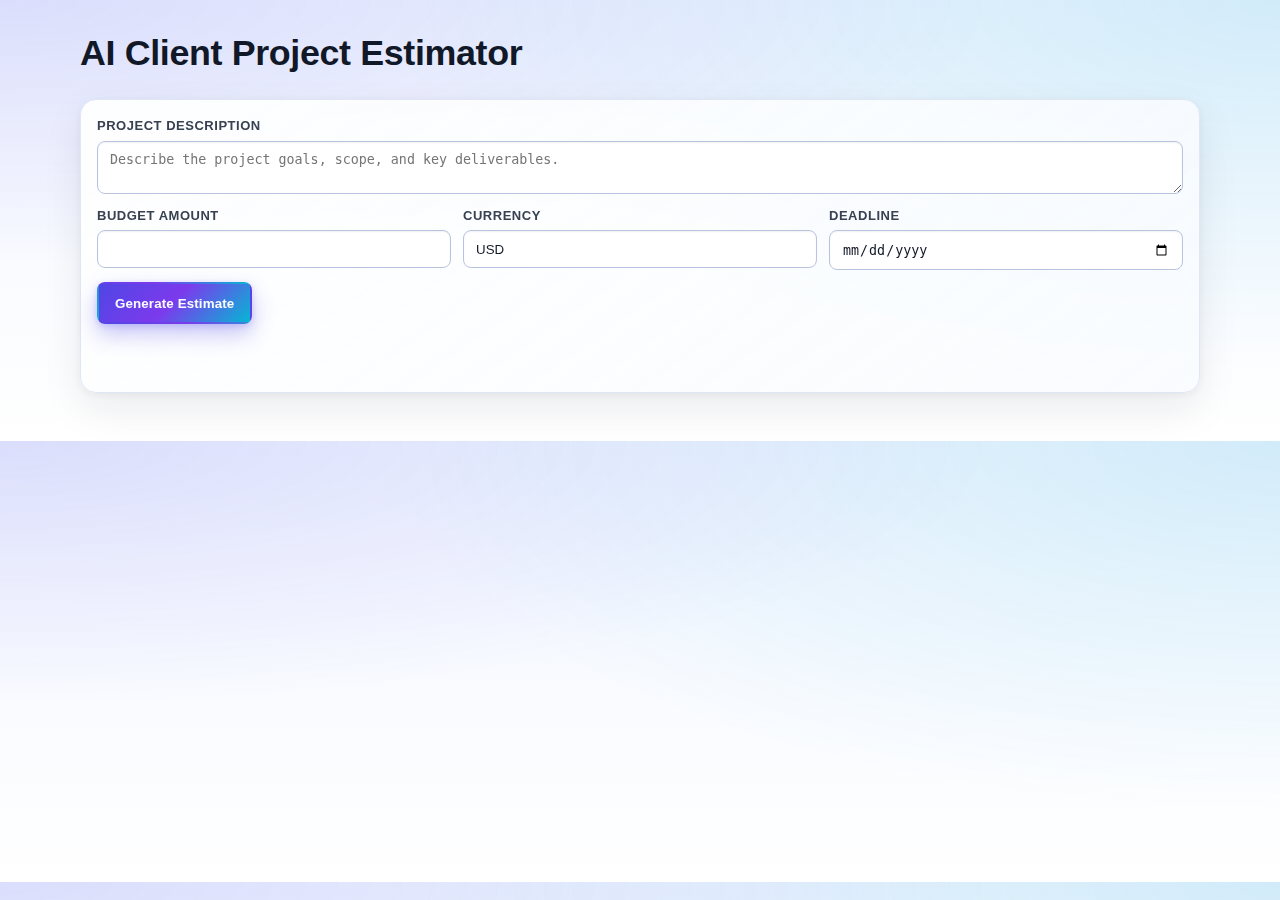
<file: frontend/index.html>
<!doctype html>
<html lang="en">
  <head>
    <meta charset="UTF-8" />
    <meta name="viewport" content="width=device-width, initial-scale=1.0" />
    <title>Project Estimator</title>
    <link rel="stylesheet" href="./styles.css" />
  </head>
  <body>
    <main class="container">
      <h1>AI Client Project Estimator</h1>

      <form id="estimator-form" class="panel">
        <label>
          Project Description
          <textarea id="projectDescription" required minlength="10" placeholder="Describe the project goals, scope, and key deliverables."></textarea>
        </label>

        <div class="row">
          <label>
            Budget Amount
            <input id="budgetAmount" type="number" min="0" step="0.01" required />
          </label>

          <label>
            Currency
            <input id="budgetCurrency" type="text" minlength="3" maxlength="3" value="USD" required />
          </label>

          <label>
            Deadline
            <input id="deadline" type="date" required />
          </label>
        </div>

        <button type="submit">Generate Estimate</button>
        <p id="error" class="error" aria-live="polite"></p>
      </form>

      <section id="results" class="panel hidden">
        <h2>Estimate Results</h2>
        <div class="results-grid">
          <article class="result-card">
          <h3>Task Breakdown</h3>
          <div id="taskBreakdown" class="result-content"></div>
          </article>

          <article class="result-card">
          <h3>Timeline</h3>
          <div id="timeline" class="result-content"></div>
          </article>

          <article class="result-card">
          <h3>Cost Estimate</h3>
          <div id="costEstimate" class="result-content"></div>
          </article>

          <article class="result-card">
          <h3>Risk Flags</h3>
          <div id="riskFlags" class="result-content"></div>
          </article>

          <article class="result-card result-card--full">
          <h3>Proposal Draft</h3>
          <pre id="proposalDraft"></pre>
          </article>
        </div>

        <details class="debug-panel">
          <summary>Debug: Raw JSON</summary>
          <pre id="rawJson" class="debug-json"></pre>
        </details>
      </section>
    </main>

    <script src="./app.js"></script>
  </body>
</html>
</file>
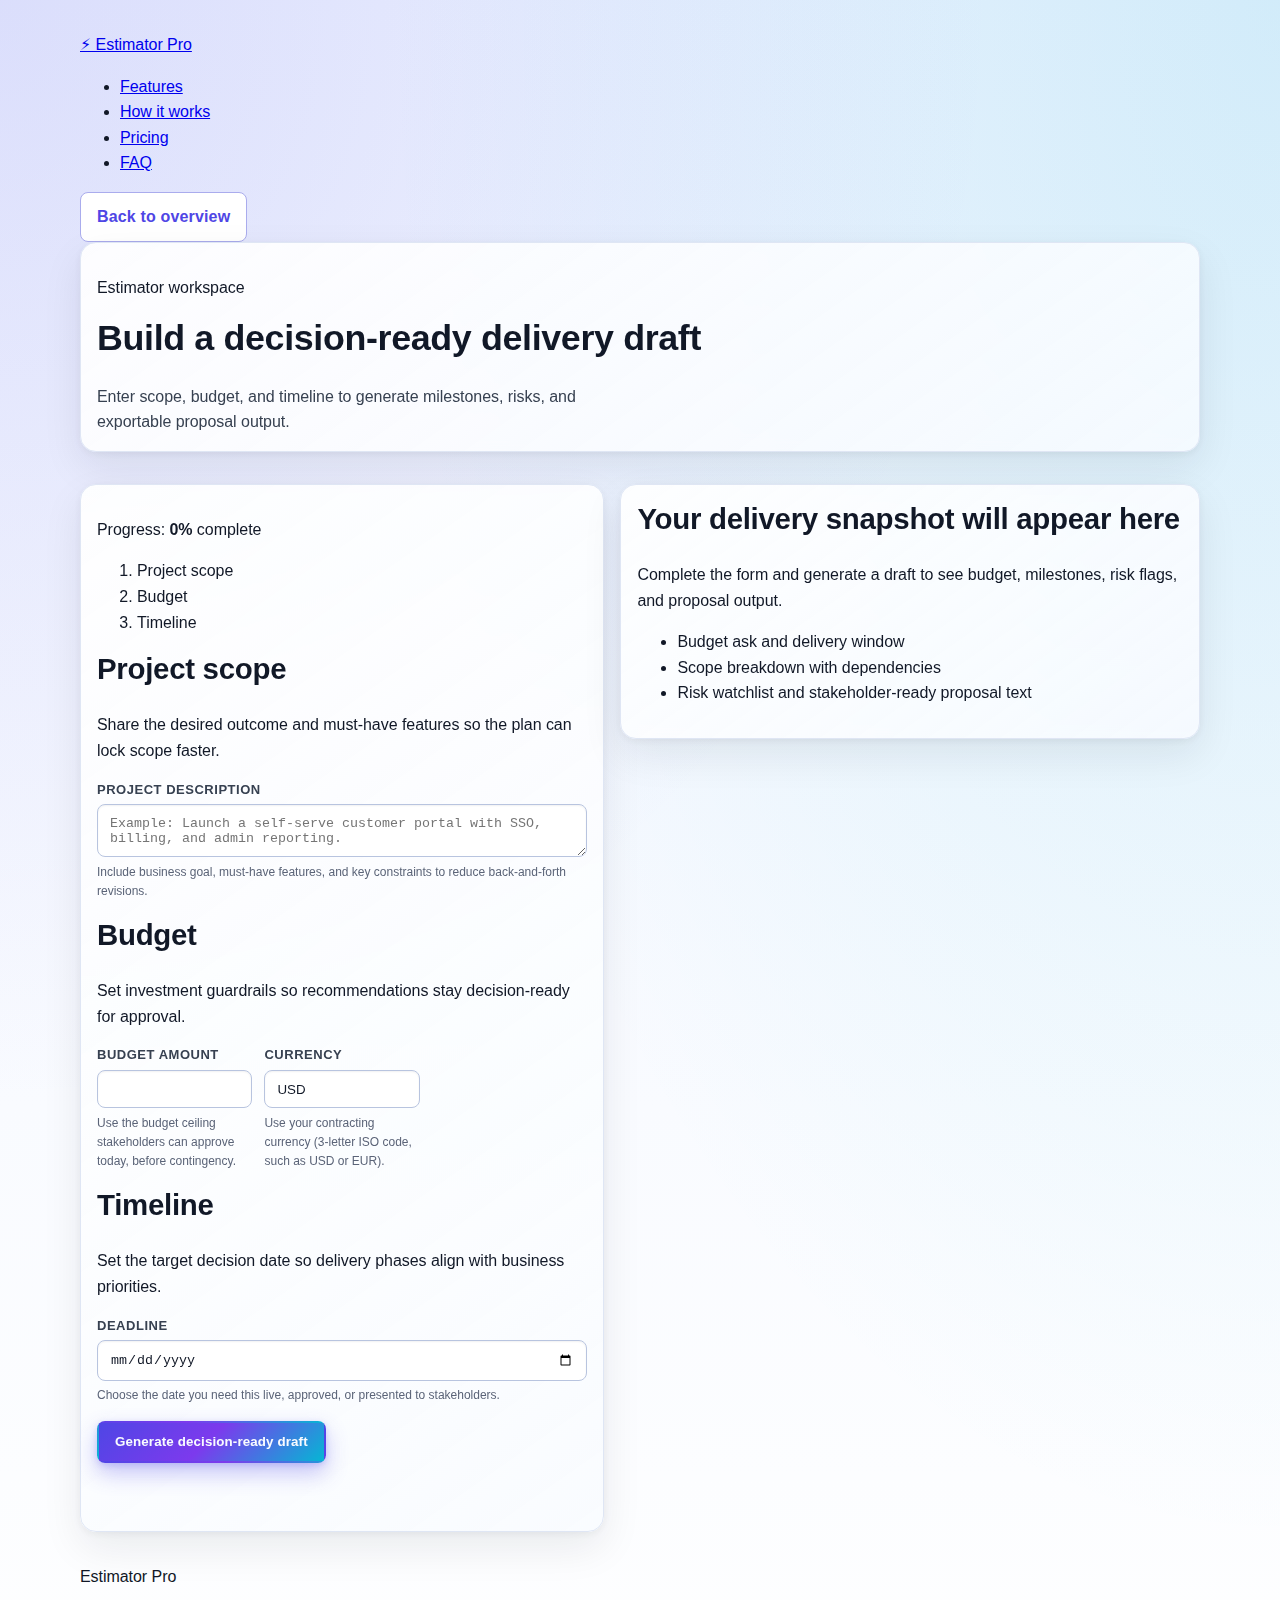
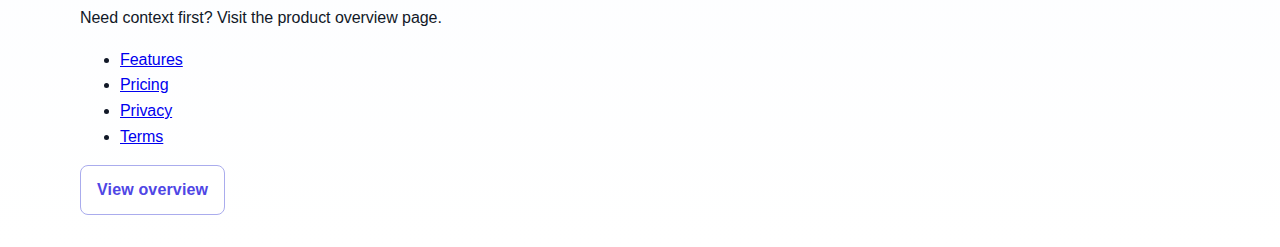
<file: frontend/estimator.html>
<!doctype html>
<html lang="en">
  <head>
    <meta charset="UTF-8" />
    <meta name="viewport" content="width=device-width, initial-scale=1.0" />
    <title>Estimator Workspace</title>
    <link rel="stylesheet" href="./styles.css" />
  </head>
  <body>
    <nav class="top-nav" aria-label="Primary">
      <div class="container top-nav__inner">
        <a href="./index.html" class="brand" aria-label="Estimator home">⚡ Estimator Pro</a>
        <ul class="top-nav__links">
          <li><a href="./index.html#features">Features</a></li>
          <li><a href="./index.html#how-it-works">How it works</a></li>
          <li><a href="./index.html#pricing">Pricing</a></li>
          <li><a href="./index.html#faq">FAQ</a></li>
        </ul>
        <a class="btn btn--secondary top-nav__cta" href="./index.html">Back to overview</a>
      </div>
    </nav>

    <main class="container app-shell">
      <section class="panel estimator-page-intro">
        <p class="section-kicker">Estimator workspace</p>
        <h1 class="text-headline">Build a decision-ready delivery draft</h1>
        <p class="hero-subtitle text-subhead">Enter scope, budget, and timeline to generate milestones, risks, and exportable proposal output.</p>
      </section>

      <section class="content-grid" aria-label="Estimator workspace">
        <form id="estimator-form" class="panel">
          <div id="form-progress" class="form-progress" aria-live="polite">
            <p class="form-progress__label">Progress: <strong id="progressPercent">0%</strong> complete</p>
            <ol class="form-progress__sections">
              <li data-section="scope">Project scope</li>
              <li data-section="budget">Budget</li>
              <li data-section="timeline">Timeline</li>
            </ol>
          </div>

          <section class="form-group" aria-labelledby="scope-heading">
            <h2 id="scope-heading" class="form-group__title section-heading">Project scope</h2>
            <p class="form-group__copy">Share the desired outcome and must-have features so the plan can lock scope faster.</p>
            <label>
              Project Description
              <textarea id="projectDescription" required minlength="10" placeholder="Example: Launch a self-serve customer portal with SSO, billing, and admin reporting."></textarea>
              <span class="field-hint">Include business goal, must-have features, and key constraints to reduce back-and-forth revisions.</span>
              <span class="field-error" data-error-for="projectDescription" aria-live="polite"></span>
            </label>
          </section>

          <section class="form-group" aria-labelledby="budget-heading">
            <h2 id="budget-heading" class="form-group__title section-heading">Budget</h2>
            <p class="form-group__copy">Set investment guardrails so recommendations stay decision-ready for approval.</p>
            <div class="row">
              <label>
                Budget Amount
                <input id="budgetAmount" type="number" min="0" step="0.01" required />
                <span class="field-hint">Use the budget ceiling stakeholders can approve today, before contingency.</span>
                <span class="field-error" data-error-for="budgetAmount" aria-live="polite"></span>
              </label>

              <label>
                Currency
                <input id="budgetCurrency" type="text" minlength="3" maxlength="3" value="USD" required />
                <span class="field-hint">Use your contracting currency (3-letter ISO code, such as USD or EUR).</span>
                <span class="field-error" data-error-for="budgetCurrency" aria-live="polite"></span>
              </label>
            </div>
          </section>

          <section class="form-group" aria-labelledby="timeline-heading">
            <h2 id="timeline-heading" class="form-group__title section-heading">Timeline</h2>
            <p class="form-group__copy">Set the target decision date so delivery phases align with business priorities.</p>
            <label>
              Deadline
              <input id="deadline" type="date" required />
              <span class="field-hint">Choose the date you need this live, approved, or presented to stakeholders.</span>
              <span class="field-error" data-error-for="deadline" aria-live="polite"></span>
            </label>
          </section>

          <button type="submit">Generate decision-ready draft</button>
          <p id="error" class="error" aria-live="polite"></p>
        </form>


        <aside id="results-placeholder" class="panel results-placeholder" aria-live="polite">
          <h2 class="section-heading">Your delivery snapshot will appear here</h2>
          <p class="text-body">Complete the form and generate a draft to see budget, milestones, risk flags, and proposal output.</p>
          <ul class="results-placeholder__list">
            <li>Budget ask and delivery window</li>
            <li>Scope breakdown with dependencies</li>
            <li>Risk watchlist and stakeholder-ready proposal text</li>
          </ul>
        </aside>

        <section id="results" class="panel hidden">
          <div class="results-header">
            <h2 class="section-heading">Delivery Plan Snapshot</h2>
            <div class="export-actions" role="group" aria-label="Export proposal actions">
              <button id="exportPdf" type="button" class="export-btn">Export PDF</button>
              <button id="exportDocx" type="button" class="export-btn">Export DOCX</button>
            </div>
          </div>

          <section class="kpi-summary" aria-label="Estimate overview KPIs">
            <div class="results-grid">
              <article class="result-card kpi-tile">
                <h3 class="section-heading">Budget ask</h3>
                <p id="kpiTotalCost" class="result-primary-value">N/A</p>
              </article>
              <article class="result-card kpi-tile">
                <h3 class="section-heading">Delivery window</h3>
                <p id="kpiDuration" class="result-primary-value">N/A</p>
              </article>
              <article class="result-card kpi-tile">
                <h3 class="section-heading">Delivery risk level</h3>
                <p id="kpiRisk" class="result-primary-value">N/A</p>
              </article>
              <article class="result-card kpi-tile">
                <h3 class="section-heading">Team effort</h3>
                <p id="kpiEffortHours" class="result-primary-value">N/A</p>
              </article>
            </div>
          </section>

          <p id="primaryRecommendation" class="result-card"></p>

          <div class="results-grid">
            <article class="result-card result-card--details">
              <h3>Scope Breakdown</h3>
              <div id="taskBreakdown" class="result-content result-content--table"></div>
            </article>

            <article class="result-card result-card--timeline">
              <h3>Delivery Milestones</h3>
              <div id="timeline" class="result-content"></div>
            </article>

            <article class="result-card result-card--cost">
              <h3>Budget Plan</h3>
              <div id="costEstimate" class="result-content"></div>
            </article>

            <article class="result-card result-card--risks">
              <h3>Risk Watchlist</h3>
              <div id="riskFlags" class="result-content"></div>
            </article>

            <article class="result-card result-card--full">
              <h3>Stakeholder Proposal Draft</h3>
              <pre id="proposalDraft"></pre>
            </article>
          </div>

          <details class="debug-panel" style="opacity: 0.72; margin-top: 1.25rem;">
            <summary>Developer only: Debug raw JSON</summary>
            <pre id="rawJson" class="debug-json"></pre>
          </details>
        </section>
      </section>
    </main>

    <footer class="site-footer">
      <div class="container site-footer__inner">
        <div>
          <p class="site-footer__brand">Estimator Pro</p>
          <p class="text-helper">Need context first? Visit the product overview page.</p>
        </div>
        <ul class="site-footer__links">
          <li><a href="./index.html#features">Features</a></li>
          <li><a href="./index.html#pricing">Pricing</a></li>
          <li><a href="#">Privacy</a></li>
          <li><a href="#">Terms</a></li>
        </ul>
        <a class="btn btn--secondary" href="./index.html">View overview</a>
      </div>
    </footer>

    <script src="./app.js"></script>
  </body>
</html>
</file>
<file: frontend/styles.css>
:root {
  color-scheme: light;

  /* Core palette */
  --color-primary-600: #4f46e5;
  --color-primary-500: #7c3aed;
  --color-primary-400: #06b6d4;
  --color-primary-gradient: linear-gradient(135deg, var(--color-primary-600), var(--color-primary-500) 48%, var(--color-primary-400));

  --color-bg-base: #eef3ff;
  --color-bg-elevated: #f7f9ff;
  --color-surface: #ffffff;
  --color-surface-soft: #f8faff;

  --color-border-subtle: #dbe3f2;
  --color-border-strong: #b8c4df;

  --color-text-primary: #111827;
  --color-text-secondary: #374151;
  --color-text-muted: #5b6478;
  --color-text-on-primary: #f8fbff;

  --color-success: #15803d;
  --color-success-bg: #dcfce7;
  --color-warning: #92400e;
  --color-warning-bg: #fef3c7;
  --color-error: #b91c1c;
  --color-error-bg: #fee2e2;

  /* Spacing scale */
  --space-1: 0.25rem;
  --space-2: 0.5rem;
  --space-3: 0.75rem;
  --space-4: 1rem;
  --space-5: 1.25rem;
  --space-6: 1.5rem;
  --space-8: 2rem;

  /* Radius + elevation */
  --radius-sm: 0.5rem;
  --radius-md: 0.75rem;
  --radius-lg: 1rem;
  --radius-pill: 999px;
  --shadow-soft: 0 10px 30px rgba(15, 23, 42, 0.08);
  --shadow-panel: 0 16px 40px rgba(15, 23, 42, 0.08), 0 2px 10px rgba(15, 23, 42, 0.06);

  /* Type scale */
  --font-family-sans: Inter, "Segoe UI", Roboto, "Helvetica Neue", Arial, system-ui, -apple-system, sans-serif;
  --font-size-h1: clamp(1.8rem, 2.8vw, 2.4rem);
  --font-size-h2: clamp(1.4rem, 2.3vw, 1.85rem);
  --font-size-h3: 1.1rem;
  --font-size-body: 1rem;
  --font-size-label: 0.8125rem;
  --line-height-tight: 1.2;
  --line-height-base: 1.6;
  --letter-spacing-tight: -0.01em;
  --letter-spacing-label: 0.04em;

  font-family: var(--font-family-sans);
}

body {
  margin: 0;
  padding: var(--space-8);
  background:
    radial-gradient(130% 100% at 0% 0%, rgba(79, 70, 229, 0.12), transparent 60%),
    radial-gradient(100% 120% at 100% 0%, rgba(6, 182, 212, 0.12), transparent 70%),
    linear-gradient(180deg, var(--color-bg-base), #f9fbff 60%, #ffffff);
  color: var(--color-text-primary);
  font-family: var(--font-family-sans);
  font-size: var(--font-size-body);
  line-height: var(--line-height-base);
  letter-spacing: -0.003em;
}

.container {
  max-width: 1120px;
  margin: 0 auto;
}

.app-shell {
  display: flex;
  flex-direction: column;
  gap: var(--space-4);
}

.hero {
  display: grid;
  grid-template-columns: minmax(0, 1.2fr) minmax(260px, 0.8fr);
  gap: var(--space-4);
  align-items: start;
}

.hero__content {
  display: flex;
  flex-direction: column;
  gap: var(--space-3);
}

.hero__actions {
  display: flex;
  flex-wrap: wrap;
  gap: var(--space-2);
}

.hero__proof {
  display: grid;
  gap: var(--space-2);
}

.hero-badge {
  align-self: flex-start;
  padding: 0.2rem 0.6rem;
  border-radius: var(--radius-pill);
  border: 1px solid rgba(79, 70, 229, 0.25);
  color: var(--color-primary-600);
  background: rgba(79, 70, 229, 0.08);
  font-size: 0.75rem;
  font-weight: 700;
  letter-spacing: 0.06em;
  text-transform: uppercase;
}

.hero-subtitle {
  margin: 0;
  max-width: 60ch;
  color: var(--color-text-secondary);
}

.btn {
  display: inline-flex;
  align-items: center;
  justify-content: center;
  padding: 0.7rem 1rem;
  border-radius: var(--radius-sm);
  border: 1px solid transparent;
  text-decoration: none;
  font-weight: 600;
  letter-spacing: 0.01em;
  transition: border-color 180ms ease, box-shadow 180ms ease, transform 180ms ease, background-color 180ms ease;
}

.btn:hover {
  transform: translateY(-1px);
}

.btn--primary {
  background: var(--color-primary-gradient);
  color: var(--color-text-on-primary);
  box-shadow: 0 10px 22px rgba(79, 70, 229, 0.32), 0 2px 6px rgba(79, 70, 229, 0.18);
}

.btn--secondary {
  background: var(--color-surface);
  color: var(--color-primary-600);
  border-color: color-mix(in srgb, var(--color-primary-600) 35%, var(--color-border-subtle));
}

.stat-card,
.testimonial-snippet {
  border: 1px solid var(--color-border-subtle);
  border-radius: var(--radius-md);
  background: var(--color-surface-soft);
  padding: var(--space-3);
}

.stat-card {
  display: flex;
  flex-direction: column;
  gap: var(--space-1);
}

.stat-card__value {
  margin: 0;
  font-size: 1.35rem;
  line-height: 1.2;
  font-weight: 800;
  color: var(--color-primary-600);
}

.stat-card__label {
  margin: 0;
  color: var(--color-text-muted);
  font-size: 0.83rem;
  text-transform: uppercase;
  letter-spacing: 0.05em;
  font-weight: 700;
}

.testimonial-snippet p {
  margin: 0;
}

.testimonial-snippet__meta {
  margin-top: var(--space-2);
  color: var(--color-text-muted);
  font-size: 0.82rem;
}

.hero-trust-list {
  margin: 0;
  padding: 0;
  list-style: none;
  display: flex;
  gap: var(--space-2);
  flex-wrap: wrap;
}

.hero-trust-list li {
  padding: 0.35rem 0.65rem;
  border-radius: var(--radius-pill);
  border: 1px solid var(--color-border-subtle);
  background: var(--color-surface-soft);
  color: var(--color-text-muted);
  font-size: 0.875rem;
  font-weight: 600;
}

.content-grid {
  display: grid;
  grid-template-columns: minmax(320px, 0.95fr) minmax(360px, 1.05fr);
  gap: var(--space-4);
  align-items: start;
}

.panel {
  background:
    linear-gradient(145deg, rgba(255, 255, 255, 0.92), rgba(248, 251, 255, 0.82));
  border: 1px solid color-mix(in srgb, var(--color-border-subtle) 88%, white);
  border-radius: var(--radius-lg);
  backdrop-filter: blur(6px);
  box-shadow: var(--shadow-panel);
  padding: var(--space-4);
  margin-bottom: var(--space-4);
}

.row {
  display: grid;
  grid-template-columns: repeat(3, minmax(0, 1fr));
  gap: 0.75rem;
}

label {
  display: flex;
  flex-direction: column;
  gap: var(--space-1);
  margin-bottom: var(--space-3);
  color: var(--color-text-secondary);
  font-size: var(--font-size-label);
  text-transform: uppercase;
  letter-spacing: var(--letter-spacing-label);
  font-weight: 700;
}

textarea,
input,
button {
  transition: border-color 180ms ease, box-shadow 180ms ease, transform 180ms ease, background-color 180ms ease;
}

textarea,
input {
  width: 100%;
  box-sizing: border-box;
  padding: 0.65rem 0.75rem;
  border: 1px solid var(--color-border-strong);
  border-radius: var(--radius-sm);
  background: #fff;
  color: var(--color-text-primary);
  box-shadow: inset 0 1px 2px rgba(15, 23, 42, 0.06);
}

textarea:hover,
input:hover {
  border-color: color-mix(in srgb, var(--color-primary-600) 35%, var(--color-border-strong));
}

textarea:focus,
input:focus {
  outline: none;
  border-color: var(--color-primary-600);
  box-shadow: inset 0 1px 2px rgba(15, 23, 42, 0.05), 0 0 0 3px rgba(79, 70, 229, 0.18);
}

textarea:active,
input:active {
  border-color: var(--color-primary-500);
}

textarea:focus-visible,
input:focus-visible,
button:focus-visible {
  outline: 3px solid color-mix(in srgb, var(--color-primary-400) 70%, white);
  outline-offset: 2px;
}

button {
  padding: 0.7rem 1rem;
  background: var(--color-primary-gradient);
  border-color: transparent;
  border-radius: var(--radius-sm);
  color: var(--color-text-on-primary);
  font-weight: 600;
  letter-spacing: 0.01em;
  cursor: pointer;
  box-shadow: 0 10px 22px rgba(79, 70, 229, 0.32), 0 2px 6px rgba(79, 70, 229, 0.18);
}

button:hover:not(:disabled) {
  transform: translateY(-1px);
  box-shadow: 0 14px 28px rgba(79, 70, 229, 0.34), 0 4px 10px rgba(79, 70, 229, 0.18);
}

button:active:not(:disabled) {
  transform: translateY(1px);
  box-shadow: 0 6px 16px rgba(79, 70, 229, 0.28), 0 2px 6px rgba(79, 70, 229, 0.2);
}

button:disabled {
  cursor: not-allowed;
  opacity: 0.75;
}

.field-hint {
  display: block;
  margin-top: 0.1rem;
  color: var(--color-text-muted);
  font-size: 0.75rem;
  letter-spacing: normal;
  text-transform: none;
  font-weight: 500;
}

h1,
h2,
h3 {
  color: var(--color-text-primary);
  margin-top: 0;
  letter-spacing: var(--letter-spacing-tight);
}

h1 {
  font-size: var(--font-size-h1);
  line-height: var(--line-height-tight);
  font-weight: 800;
}

h2 {
  font-size: var(--font-size-h2);
  line-height: calc(var(--line-height-tight) + 0.05);
  font-weight: 700;
}

h3 {
  font-size: var(--font-size-h3);
  line-height: 1.35;
  font-weight: 700;
}

pre {
  overflow-x: auto;
  background: var(--color-bg-elevated);
  border: 1px solid var(--color-border-subtle);
  border-radius: var(--radius-sm);
  padding: var(--space-3);
  white-space: pre-wrap;
}

#proposalDraft {
  background: linear-gradient(180deg, #fbfcff, #f5f8ff);
  border-color: color-mix(in srgb, var(--color-primary-300) 35%, var(--color-border-subtle));
  line-height: 1.75;
  font-size: 0.95rem;
}

#proposalDraft .proposal-line {
  display: block;
  margin: 0;
}

#proposalDraft .proposal-line + .proposal-line {
  margin-top: 0.35rem;
}

#proposalDraft .proposal-line--heading {
  margin-top: 0.9rem;
  margin-bottom: 0.2rem;
  font-weight: 700;
  color: var(--color-text-primary);
}

#proposalDraft .proposal-line--list {
  padding-left: 0.75rem;
}

#proposalDraft .proposal-line--spacer {
  margin-top: 0.75rem;
}

.results-grid {
  display: grid;
  grid-template-columns: repeat(2, minmax(0, 1fr));
  gap: 0.75rem;
}

.result-card {
  border: 1px solid var(--color-border-subtle);
  border-radius: var(--radius-md);
  padding: var(--space-3);
  background: var(--color-surface-soft);
  box-shadow: var(--shadow-soft);
  display: flex;
  flex-direction: column;
  gap: var(--space-3);
  transition: transform 180ms ease, box-shadow 180ms ease, border-color 180ms ease;
}

.result-card:hover {
  transform: translateY(-2px);
  box-shadow: 0 18px 34px rgba(15, 23, 42, 0.14), 0 4px 12px rgba(15, 23, 42, 0.08);
  border-color: color-mix(in srgb, var(--color-primary-500) 28%, var(--color-border-subtle));
}

.result-card h3 {
  margin: 0;
}

.result-meta {
  display: inline-flex;
  align-items: center;
  gap: 0.4rem;
  color: var(--color-text-secondary);
  font-size: 0.8rem;
  text-transform: uppercase;
  letter-spacing: 0.06em;
  font-weight: 700;
}

.result-meta-icon {
  font-size: 0.95rem;
}

.result-primary {
  display: flex;
  flex-direction: column;
  gap: 0.2rem;
}

.result-primary-label {
  color: var(--color-text-muted);
  font-size: 0.8rem;
  text-transform: uppercase;
  letter-spacing: 0.05em;
  font-weight: 700;
}

.result-primary-value {
  font-size: 1.1rem;
  color: var(--color-primary-700);
  line-height: 1.2;
}

.result-card--full {
  grid-column: 1 / -1;
}

.result-content {
  display: block;
}

.result-content > * + * {
  margin-top: var(--space-3);
}

.result-table {
  width: 100%;
  border-collapse: collapse;
  margin-top: var(--space-2);
}

.result-table th,
.result-table td {
  text-align: left;
  padding: 0.5rem;
  border-bottom: 1px solid #e5e7eb;
  vertical-align: top;
}

.result-table th {
  font-size: 0.875rem;
  color: var(--color-text-secondary);
}

.milestone-list,
.risk-list {
  list-style: none;
  margin: 0;
  padding: 0;
  display: flex;
  flex-direction: column;
  gap: 0.5rem;
}

.milestone-item,
.risk-item {
  display: flex;
  justify-content: space-between;
  gap: 0.75rem;
  align-items: baseline;
  padding: 0.55rem 0.65rem;
  border: 1px solid #e5e7eb;
  border-radius: 8px;
  background: #fff;
}

.risk-item {
  border-left: 4px solid var(--color-border-strong);
}

.risk-item--low {
  border-left-color: var(--color-success);
  background: color-mix(in srgb, var(--color-success-bg) 40%, white);
}

.risk-item--medium {
  border-left-color: var(--color-warning);
  background: color-mix(in srgb, var(--color-warning-bg) 45%, white);
}

.risk-item--high,
.risk-item--critical {
  border-left-color: var(--color-error);
  background: color-mix(in srgb, var(--color-error-bg) 40%, white);
}

.milestone-name,
.risk-text,
.summary-label {
  font-weight: 600;
  color: var(--color-text-primary);
}

.milestone-date,
.summary-value {
  color: var(--color-text-muted);
}

.summary-list {
  display: flex;
  flex-direction: column;
  gap: 0.4rem;
}

.summary-row {
  display: flex;
  justify-content: space-between;
  border-bottom: 1px dashed #d1d5db;
  padding: 0.35rem 0;
}

.summary-row--total {
  margin-top: 0.15rem;
  padding: 0.55rem 0.6rem;
  border-radius: var(--radius-sm);
  border-bottom: 0;
  background: linear-gradient(135deg, rgba(79, 70, 229, 0.12), rgba(79, 70, 229, 0.04));
}

.summary-row--total .summary-label {
  color: var(--color-primary-700);
  font-size: 0.95rem;
}

.summary-row--total .summary-value {
  color: var(--color-primary-700);
  font-size: 1.15rem;
  font-weight: 800;
}

.risk-badge {
  font-size: 0.75rem;
  font-weight: 700;
  text-transform: uppercase;
  letter-spacing: 0.03em;
  padding: 0.15rem 0.45rem;
  border-radius: var(--radius-pill);
}

.risk-badge--low {
  color: var(--color-success);
  background: var(--color-success-bg);
}

.risk-badge--medium {
  color: var(--color-warning);
  background: var(--color-warning-bg);
}

.risk-badge--high,
.risk-badge--critical {
  color: var(--color-error);
  background: var(--color-error-bg);
}

.risk-badge--unknown {
  color: #374151;
  background: #e5e7eb;
}

.empty-state {
  color: #6b7280;
  margin: 0;
  font-style: italic;
}

.debug-panel {
  margin-top: 1rem;
}

.debug-panel summary {
  cursor: pointer;
  color: #374151;
  font-weight: 600;
}

.debug-json {
  margin-top: 0.5rem;
}

.hidden {
  display: none;
}

.error {
  color: var(--color-error);
  min-height: 1.25rem;
}

@media (max-width: 1024px) {
  body {
    padding: var(--space-6);
  }

  .content-grid {
    grid-template-columns: 1fr;
  }

  .panel {
    padding: var(--space-3);
    margin-bottom: var(--space-3);
    border-radius: var(--radius-md);
  }

  .results-grid {
    grid-template-columns: 1fr;
    gap: var(--space-3);
  }

  textarea,
  input,
  button {
    min-height: 2.75rem;
  }

  .row {
    grid-template-columns: 1fr;
    gap: var(--space-3);
  }

  .result-content--table {
    overflow-x: auto;
    -webkit-overflow-scrolling: touch;
  }

  .result-content--table .result-table {
    min-width: 36rem;
  }

}

@media (max-width: 640px) {
  body {
    padding: var(--space-4);
  }

  .hero {
    grid-template-columns: 1fr;
    gap: var(--space-3);
  }

  .hero__content {
    order: 1;
  }

  .hero__actions {
    order: 2;
  }

  .hero__proof {
    order: 3;
  }

  .hero-trust-list {
    flex-direction: column;
    align-items: flex-start;
  }

  .panel {
    padding: var(--space-3);
    border-radius: var(--radius-sm);
    box-shadow: 0 8px 22px rgba(15, 23, 42, 0.08);
  }

  .result-card {
    padding: var(--space-2) var(--space-3);
    gap: var(--space-2);
  }

  .result-card--cost {
    order: 1;
  }

  .result-card--timeline {
    order: 2;
  }

  .result-card--risks {
    order: 3;
  }

  .result-card--details {
    order: 4;
  }

  .result-card--full {
    order: 5;
  }

  .result-content--table {
    overflow-x: auto;
    -webkit-overflow-scrolling: touch;
  }

  .result-content--table .result-table {
    min-width: 30rem;
  }

  .milestone-item,
  .risk-item,
  .summary-row {
    flex-direction: column;
    align-items: flex-start;
  }
}
</file>
